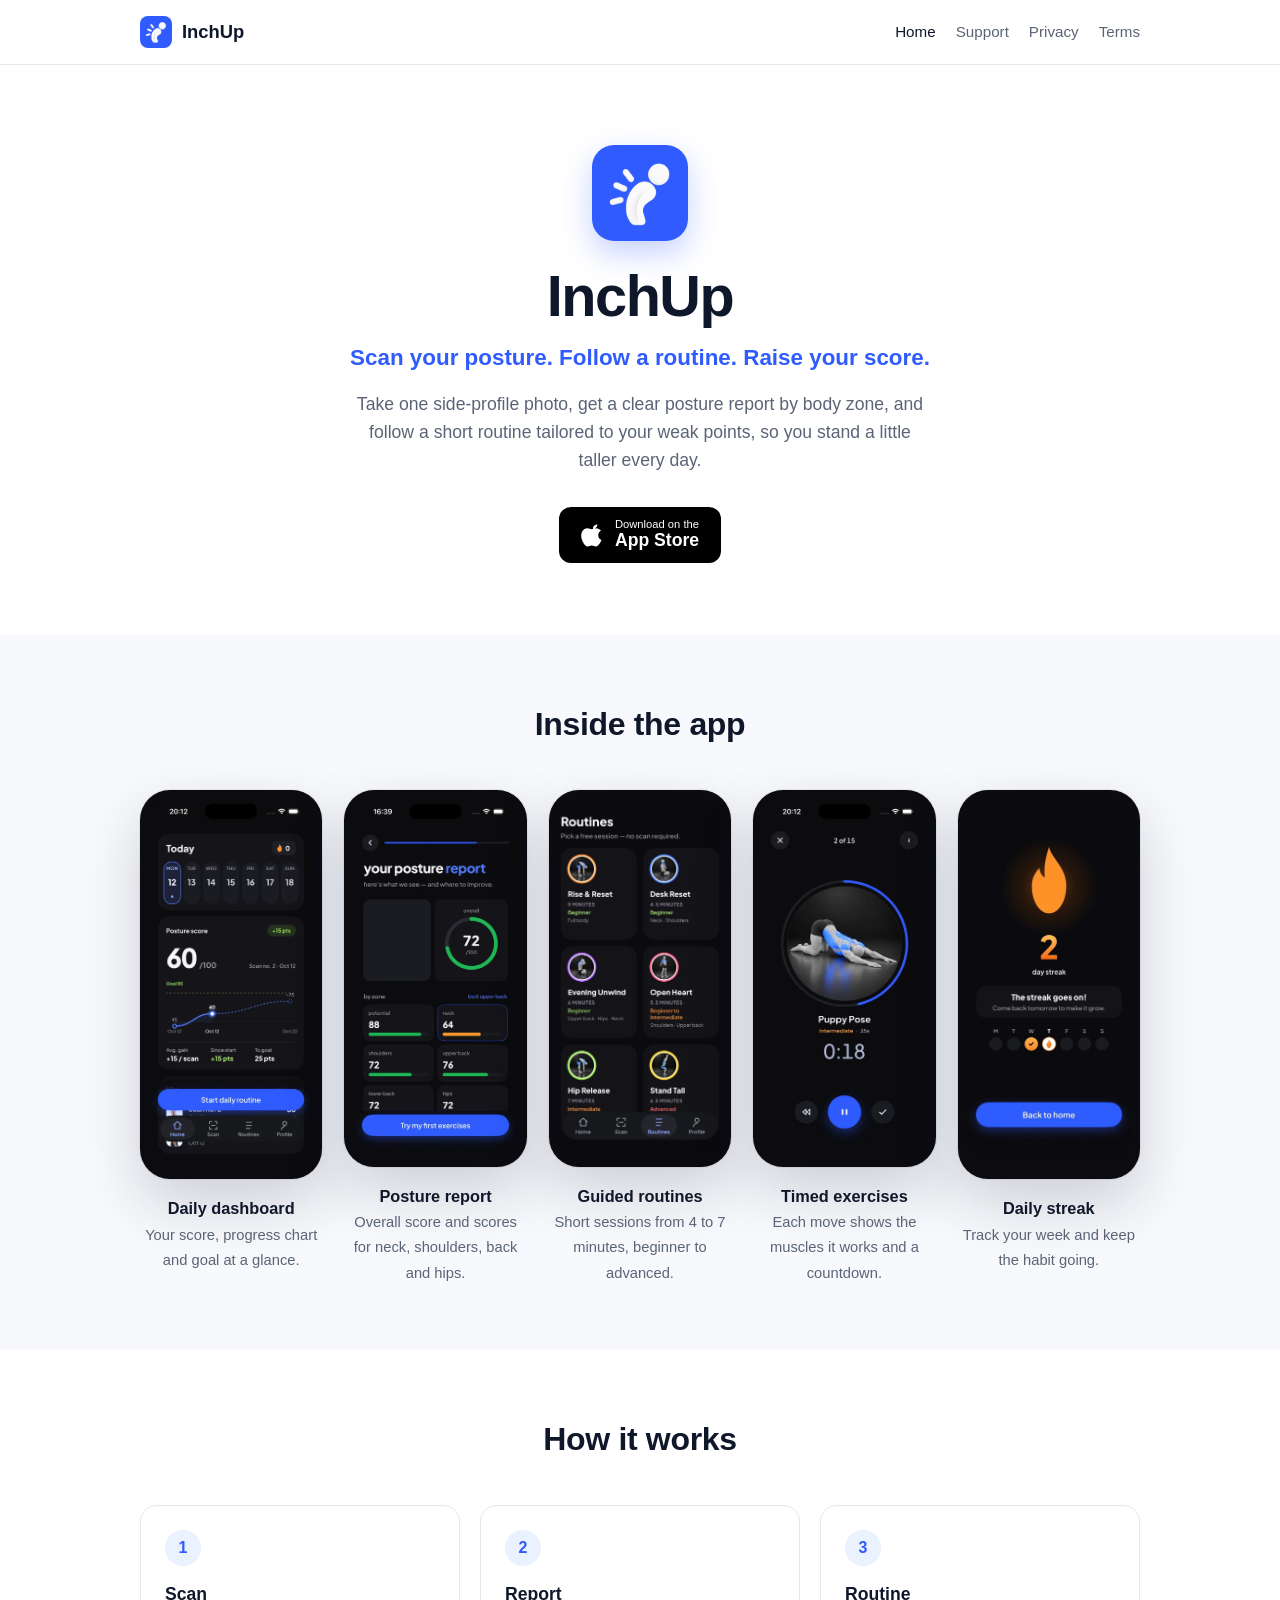
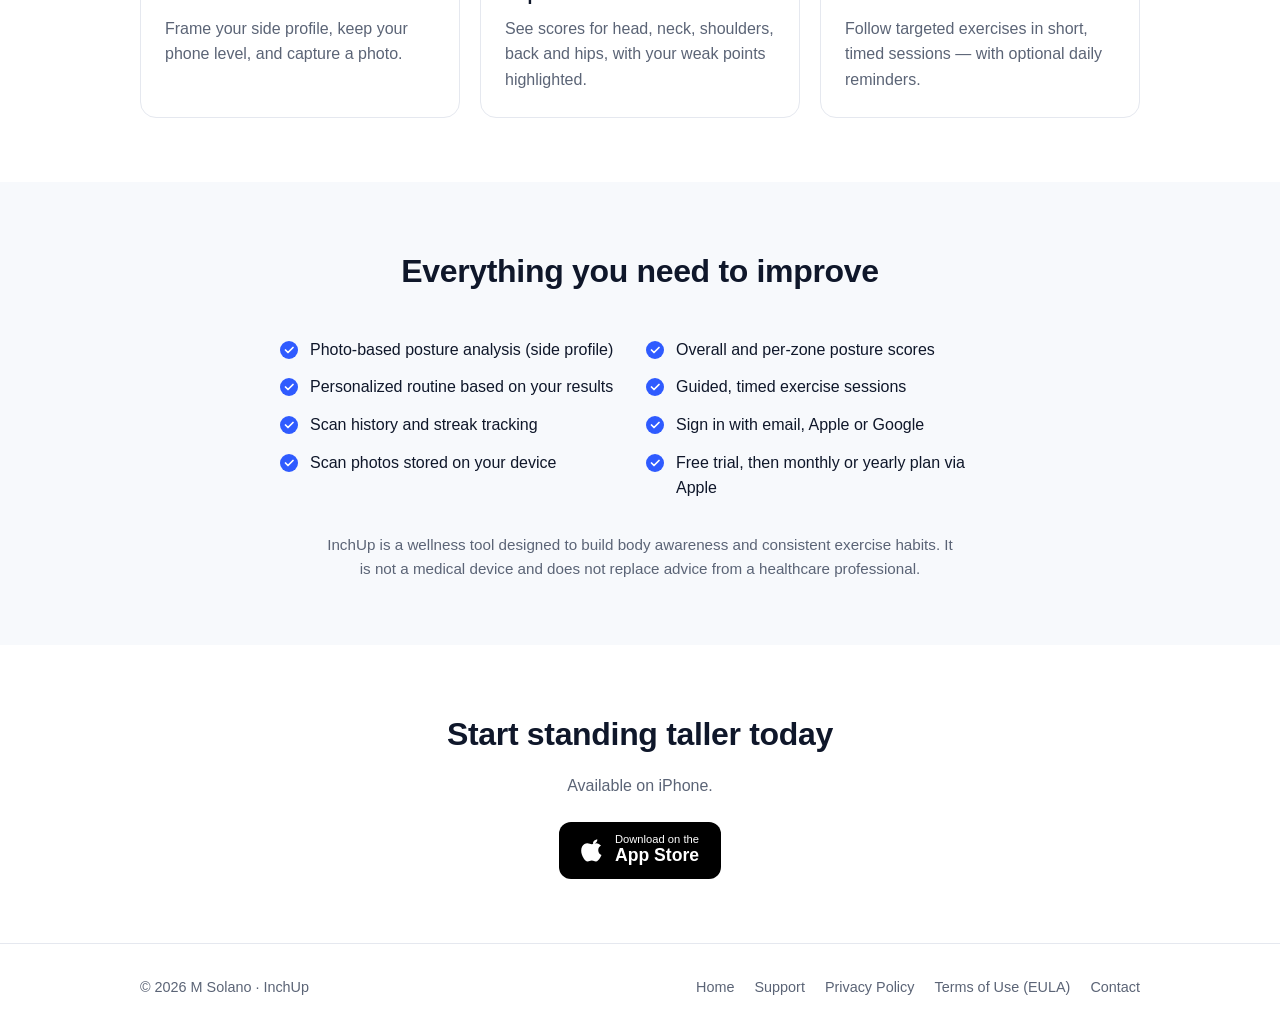
<file: index.html>
<!DOCTYPE html>
<html lang="en">
<head>
  <meta charset="utf-8">
  <meta name="viewport" content="width=device-width, initial-scale=1">
  <title>InchUp — Posture scan &amp; daily routine</title>
  <meta name="description" content="InchUp analyzes your posture from a side-profile photo and builds a short, personalized daily exercise routine to help you stand taller.">
  <meta name="theme-color" content="#2F5BFF">
  <link rel="icon" href="favicon.ico" sizes="any">
  <link rel="icon" type="image/png" sizes="32x32" href="images/favicon-32.png">
  <link rel="icon" type="image/png" sizes="192x192" href="images/favicon-192.png">
  <link rel="apple-touch-icon" href="images/logo-180.png">
  <link rel="stylesheet" href="style.css">
</head>
<body>
  <header class="site-header">
    <div class="wrap">
      <a class="brand" href="index.html"><img class="brand-mark" src="images/logo-180.png" alt="" width="32" height="32">InchUp</a>
      <nav class="nav">
        <a href="index.html" aria-current="page">Home</a>
        <a href="support.html">Support</a>
        <a href="privacy.html">Privacy</a>
        <a href="terms.html">Terms</a>
      </nav>
    </div>
  </header>
  <main>
    <section class="hero">
      <div class="wrap hero-grid">
        <div class="hero-text">
          <img class="app-icon" src="images/logo-512.png" alt="InchUp app icon" width="88" height="88">
          <h1>InchUp</h1>
          <p class="tagline">Scan your posture. Follow a routine. Raise your score.</p>
          <p class="lead">Take one side-profile photo, get a clear posture report by body zone, and follow a short routine tailored to your weak points, so you stand a little taller every day.</p>
          <a class="btn-store" href="https://apps.apple.com/app/id6822101536" target="_blank" rel="noopener">
          <svg viewBox="0 0 24 24" aria-hidden="true"><path d="M16.37 1.43c0 1.14-.42 2.2-1.25 3.04-.9.92-1.98 1.45-3.15 1.36-.15-1.1.4-2.26 1.2-3.07.89-.9 2.17-1.5 3.2-1.33zM20.5 17.1c-.55 1.27-.82 1.84-1.53 2.96-1 1.56-2.4 3.5-4.14 3.52-1.55.01-1.95-1-4.05-1-2.1.01-2.54 1.02-4.09 1-1.74-.02-3.07-1.77-4.07-3.33C-.17 15.9-.46 10.86 1.27 8.2 2.5 6.3 4.44 5.2 6.27 5.2c1.86 0 3.03 1.02 4.57 1.02 1.5 0 2.4-1.02 4.56-1.02 1.63 0 3.36.89 4.6 2.42-4.04 2.21-3.38 7.98.5 9.48z"/></svg>
          <span><small>Download on the</small>App Store</span>
        </a>
        </div>
      </div>
    </section>

    <section class="block alt">
      <div class="wrap">
        <h2 class="section-title">Inside the app</h2>
        <div class="screens">
          <figure class="screen">
            <div class="phone"><img src="images/screen-home.webp" alt="Home screen with today's week, a posture score of 60 out of 100 and a progress chart toward a goal of 85" loading="lazy"></div>
            <figcaption><strong>Daily dashboard</strong><span>Your score, progress chart and goal at a glance.</span></figcaption>
          </figure>
          <figure class="screen">
            <div class="phone"><img src="images/screen-report.webp" alt="Posture report with overall and per-zone scores" loading="lazy"></div>
            <figcaption><strong>Posture report</strong><span>Overall score and scores for neck, shoulders, back and hips.</span></figcaption>
          </figure>
          <figure class="screen">
            <div class="phone"><img src="images/screen-routines.webp" alt="List of guided routines such as Rise and Reset, Desk Reset and Stand Tall" loading="lazy"></div>
            <figcaption><strong>Guided routines</strong><span>Short sessions from 4 to 7 minutes, beginner to advanced.</span></figcaption>
          </figure>
          <figure class="screen">
            <div class="phone"><img src="images/screen-session.webp" alt="Exercise session showing Puppy Pose with a countdown timer" loading="lazy"></div>
            <figcaption><strong>Timed exercises</strong><span>Each move shows the muscles it works and a countdown.</span></figcaption>
          </figure>
          <figure class="screen">
            <div class="phone"><img src="images/screen-streak.webp" alt="Two-day streak screen with weekly progress" loading="lazy"></div>
            <figcaption><strong>Daily streak</strong><span>Track your week and keep the habit going.</span></figcaption>
          </figure>
        </div>
      </div>
    </section>

    <section class="block">
      <div class="wrap">
        <h2 class="section-title">How it works</h2>
        <div class="grid">
          <div class="card"><div class="step-num">1</div><h3>Scan</h3><p>Frame your side profile, keep your phone level, and capture a photo.</p></div>
          <div class="card"><div class="step-num">2</div><h3>Report</h3><p>See scores for head, neck, shoulders, back and hips, with your weak points highlighted.</p></div>
          <div class="card"><div class="step-num">3</div><h3>Routine</h3><p>Follow targeted exercises in short, timed sessions — with optional daily reminders.</p></div>
        </div>
      </div>
    </section>

    <section class="block alt">
      <div class="wrap">
        <h2 class="section-title">Everything you need to improve</h2>
        <ul class="features">
          <li>Photo-based posture analysis (side profile)</li>
          <li>Overall and per-zone posture scores</li>
          <li>Personalized routine based on your results</li>
          <li>Guided, timed exercise sessions</li>
          <li>Scan history and streak tracking</li>
          <li>Sign in with email, Apple or Google</li>
          <li>Scan photos stored on your device</li>
          <li>Free trial, then monthly or yearly plan via Apple</li>
        </ul>
        <p class="note">InchUp is a wellness tool designed to build body awareness and consistent exercise habits. It is not a medical device and does not replace advice from a healthcare professional.</p>
      </div>
    </section>

    <section class="block cta">
      <div class="wrap">
        <h2 class="section-title" style="margin-bottom:12px">Start standing taller today</h2>
        <p>Available on iPhone.</p>
        <a class="btn-store" href="https://apps.apple.com/app/id6822101536" target="_blank" rel="noopener">
          <svg viewBox="0 0 24 24" aria-hidden="true"><path d="M16.37 1.43c0 1.14-.42 2.2-1.25 3.04-.9.92-1.98 1.45-3.15 1.36-.15-1.1.4-2.26 1.2-3.07.89-.9 2.17-1.5 3.2-1.33zM20.5 17.1c-.55 1.27-.82 1.84-1.53 2.96-1 1.56-2.4 3.5-4.14 3.52-1.55.01-1.95-1-4.05-1-2.1.01-2.54 1.02-4.09 1-1.74-.02-3.07-1.77-4.07-3.33C-.17 15.9-.46 10.86 1.27 8.2 2.5 6.3 4.44 5.2 6.27 5.2c1.86 0 3.03 1.02 4.57 1.02 1.5 0 2.4-1.02 4.56-1.02 1.63 0 3.36.89 4.6 2.42-4.04 2.21-3.38 7.98.5 9.48z"/></svg>
          <span><small>Download on the</small>App Store</span>
        </a>
      </div>
    </section>
  </main>
  <footer class="site-footer">
    <div class="wrap">
      <span>&copy; 2026 M Solano &middot; InchUp</span>
      <nav class="footer-links">
        <a href="index.html">Home</a>
        <a href="support.html">Support</a>
        <a href="privacy.html">Privacy Policy</a>
        <a href="terms.html">Terms of Use (EULA)</a>
        <a href="mailto:inshup.service.client@outlook.com">Contact</a>
      </nav>
    </div>
  </footer>
</body>
</html>
</file>
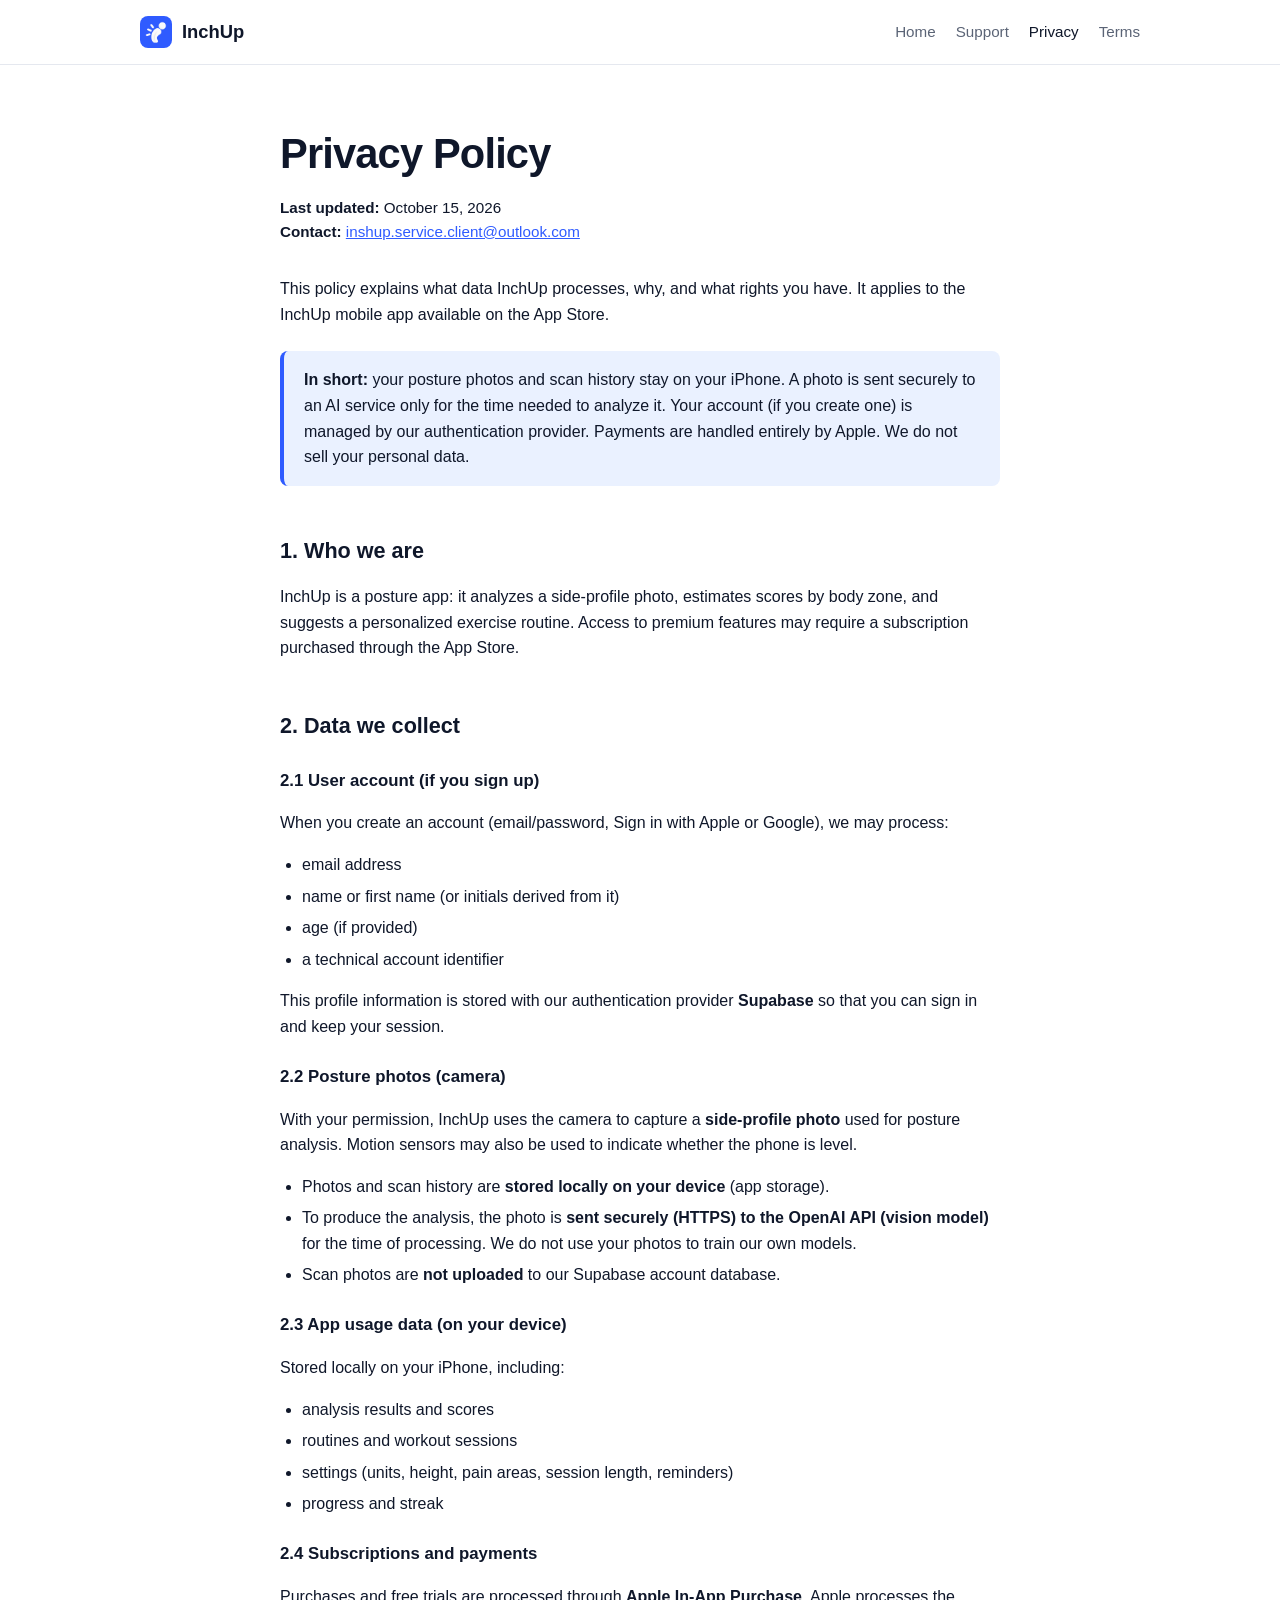
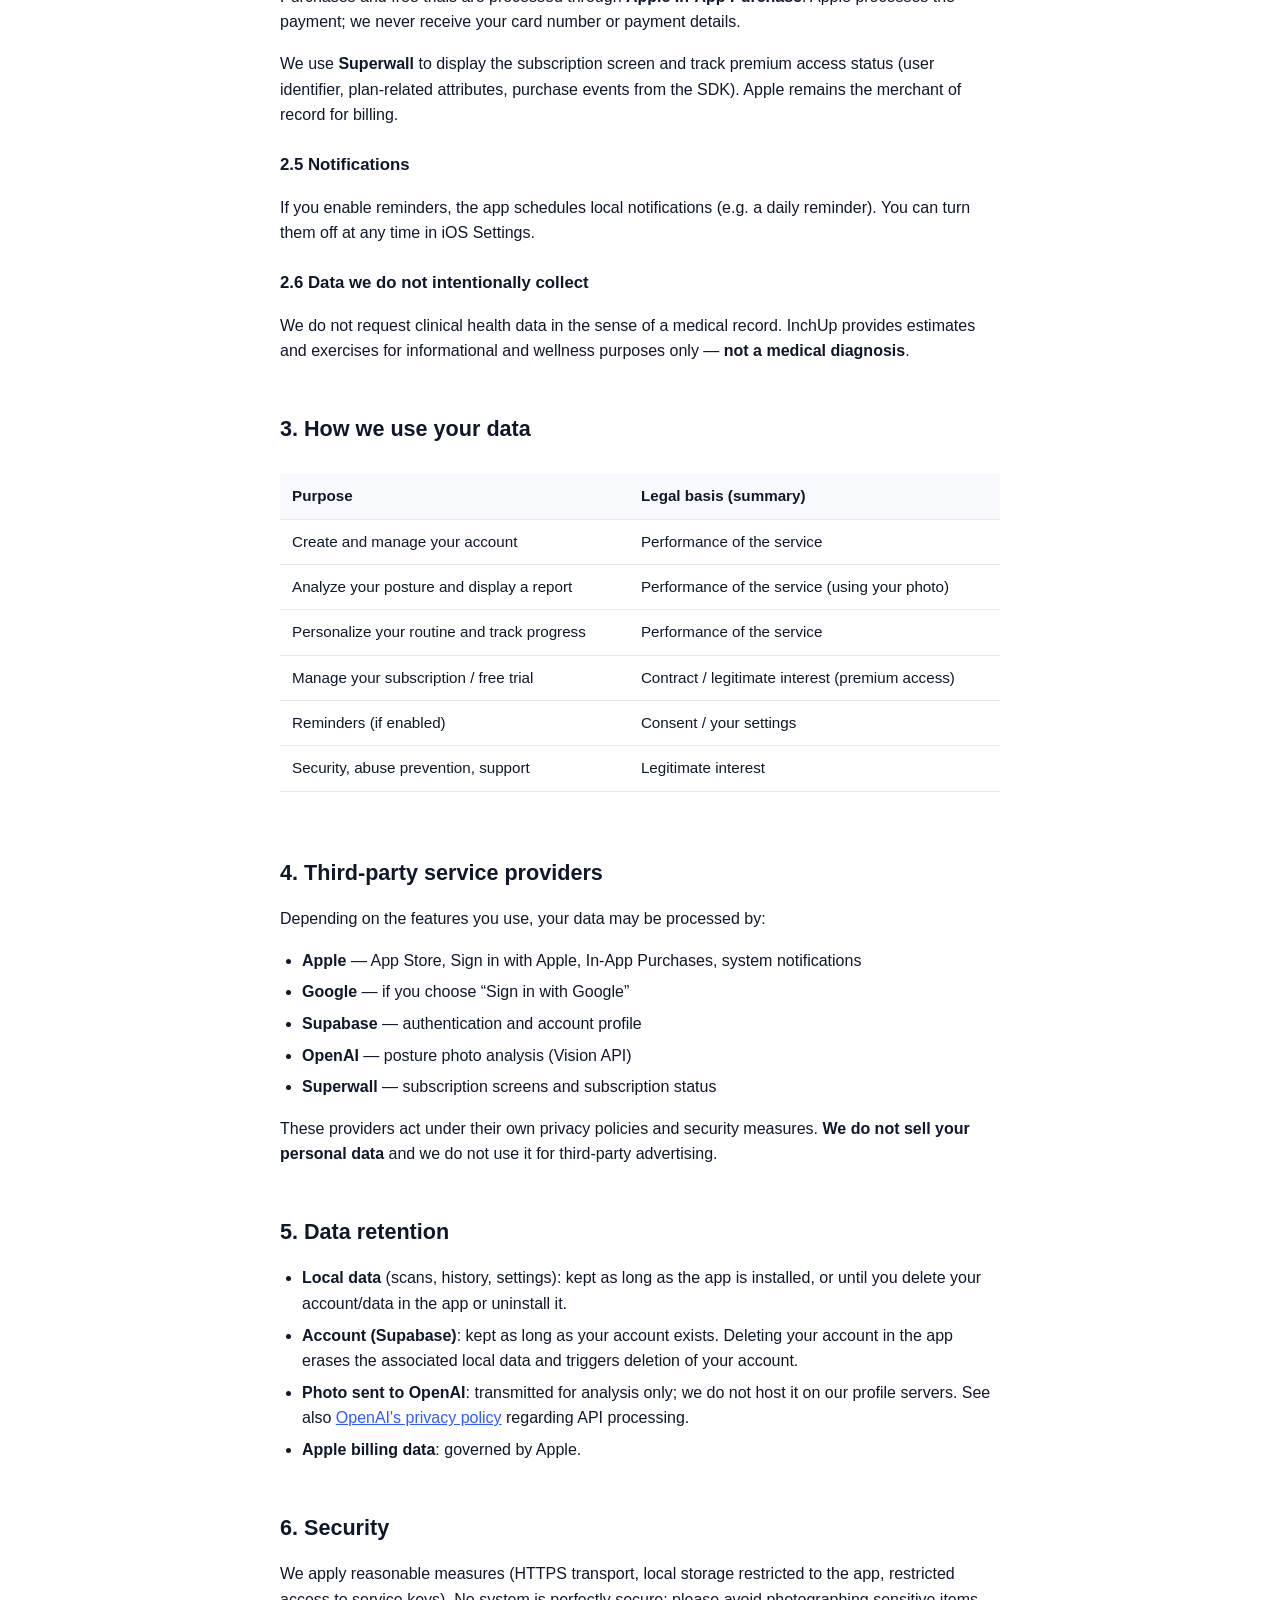
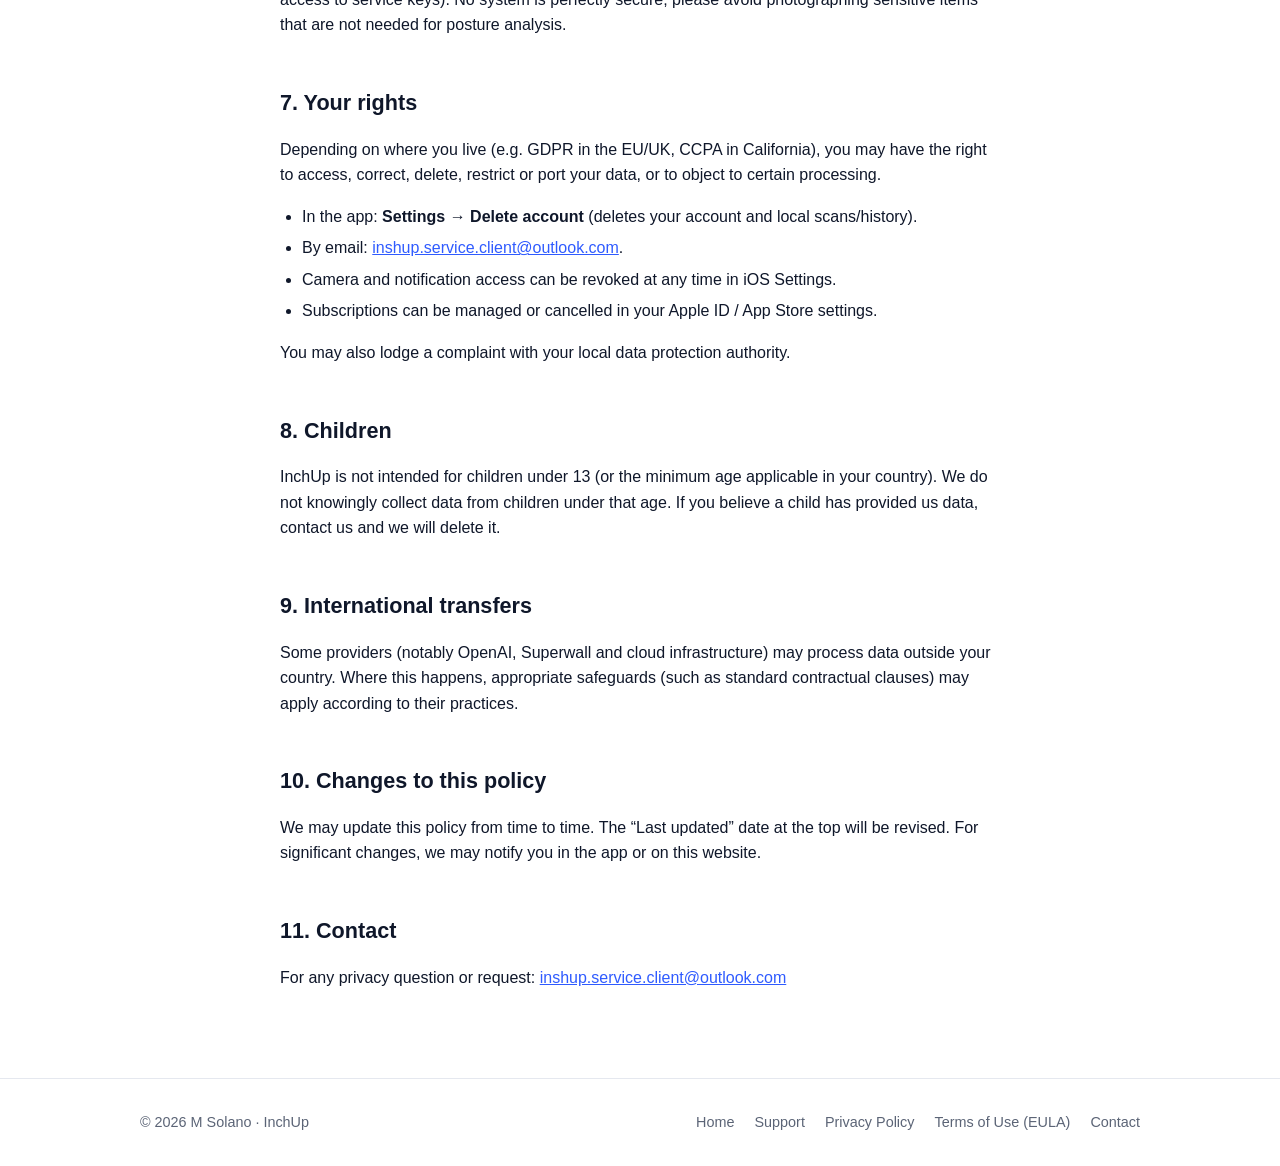
<file: privacy.html>
<!DOCTYPE html>
<html lang="en">
<head>
  <meta charset="utf-8">
  <meta name="viewport" content="width=device-width, initial-scale=1">
  <title>Privacy Policy — InchUp</title>
  <meta name="description" content="How InchUp collects, uses and protects your data.">
  <meta name="theme-color" content="#2F5BFF">
  <link rel="icon" href="favicon.ico" sizes="any">
  <link rel="icon" type="image/png" sizes="32x32" href="images/favicon-32.png">
  <link rel="icon" type="image/png" sizes="192x192" href="images/favicon-192.png">
  <link rel="apple-touch-icon" href="images/logo-180.png">
  <link rel="stylesheet" href="style.css">
</head>
<body>
  <header class="site-header">
    <div class="wrap">
      <a class="brand" href="index.html"><img class="brand-mark" src="images/logo-180.png" alt="" width="32" height="32">InchUp</a>
      <nav class="nav">
        <a href="index.html">Home</a>
        <a href="support.html">Support</a>
        <a href="privacy.html" aria-current="page">Privacy</a>
        <a href="terms.html">Terms</a>
      </nav>
    </div>
  </header>
  <main class="page">
    <div class="wrap">
      <h1>Privacy Policy</h1>
      <p class="meta"><strong>Last updated:</strong> October 15, 2026<br>
      <strong>Contact:</strong> <a href="mailto:inshup.service.client@outlook.com">inshup.service.client@outlook.com</a></p>

      <p>This policy explains what data InchUp processes, why, and what rights you have. It applies to the InchUp mobile app available on the App Store.</p>

      <div class="callout"><p><strong>In short:</strong> your posture photos and scan history stay on your iPhone. A photo is sent securely to an AI service only for the time needed to analyze it. Your account (if you create one) is managed by our authentication provider. Payments are handled entirely by Apple. We do not sell your personal data.</p></div>

      <h2>1. Who we are</h2>
      <p>InchUp is a posture app: it analyzes a side-profile photo, estimates scores by body zone, and suggests a personalized exercise routine. Access to premium features may require a subscription purchased through the App Store.</p>

      <h2>2. Data we collect</h2>
      <h3>2.1 User account (if you sign up)</h3>
      <p>When you create an account (email/password, Sign in with Apple or Google), we may process:</p>
      <ul>
        <li>email address</li>
        <li>name or first name (or initials derived from it)</li>
        <li>age (if provided)</li>
        <li>a technical account identifier</li>
      </ul>
      <p>This profile information is stored with our authentication provider <strong>Supabase</strong> so that you can sign in and keep your session.</p>

      <h3>2.2 Posture photos (camera)</h3>
      <p>With your permission, InchUp uses the camera to capture a <strong>side-profile photo</strong> used for posture analysis. Motion sensors may also be used to indicate whether the phone is level.</p>
      <ul>
        <li>Photos and scan history are <strong>stored locally on your device</strong> (app storage).</li>
        <li>To produce the analysis, the photo is <strong>sent securely (HTTPS) to the OpenAI API (vision model)</strong> for the time of processing. We do not use your photos to train our own models.</li>
        <li>Scan photos are <strong>not uploaded</strong> to our Supabase account database.</li>
      </ul>

      <h3>2.3 App usage data (on your device)</h3>
      <p>Stored locally on your iPhone, including:</p>
      <ul>
        <li>analysis results and scores</li>
        <li>routines and workout sessions</li>
        <li>settings (units, height, pain areas, session length, reminders)</li>
        <li>progress and streak</li>
      </ul>

      <h3>2.4 Subscriptions and payments</h3>
      <p>Purchases and free trials are processed through <strong>Apple In-App Purchase</strong>. Apple processes the payment; we never receive your card number or payment details.</p>
      <p>We use <strong>Superwall</strong> to display the subscription screen and track premium access status (user identifier, plan-related attributes, purchase events from the SDK). Apple remains the merchant of record for billing.</p>

      <h3>2.5 Notifications</h3>
      <p>If you enable reminders, the app schedules local notifications (e.g. a daily reminder). You can turn them off at any time in iOS Settings.</p>

      <h3>2.6 Data we do not intentionally collect</h3>
      <p>We do not request clinical health data in the sense of a medical record. InchUp provides estimates and exercises for informational and wellness purposes only — <strong>not a medical diagnosis</strong>.</p>

      <h2>3. How we use your data</h2>
      <div class="table-scroll">
      <table>
        <thead><tr><th>Purpose</th><th>Legal basis (summary)</th></tr></thead>
        <tbody>
          <tr><td>Create and manage your account</td><td>Performance of the service</td></tr>
          <tr><td>Analyze your posture and display a report</td><td>Performance of the service (using your photo)</td></tr>
          <tr><td>Personalize your routine and track progress</td><td>Performance of the service</td></tr>
          <tr><td>Manage your subscription / free trial</td><td>Contract / legitimate interest (premium access)</td></tr>
          <tr><td>Reminders (if enabled)</td><td>Consent / your settings</td></tr>
          <tr><td>Security, abuse prevention, support</td><td>Legitimate interest</td></tr>
        </tbody>
      </table>
      </div>

      <h2>4. Third-party service providers</h2>
      <p>Depending on the features you use, your data may be processed by:</p>
      <ul>
        <li><strong>Apple</strong> — App Store, Sign in with Apple, In-App Purchases, system notifications</li>
        <li><strong>Google</strong> — if you choose “Sign in with Google”</li>
        <li><strong>Supabase</strong> — authentication and account profile</li>
        <li><strong>OpenAI</strong> — posture photo analysis (Vision API)</li>
        <li><strong>Superwall</strong> — subscription screens and subscription status</li>
      </ul>
      <p>These providers act under their own privacy policies and security measures. <strong>We do not sell your personal data</strong> and we do not use it for third-party advertising.</p>

      <h2>5. Data retention</h2>
      <ul>
        <li><strong>Local data</strong> (scans, history, settings): kept as long as the app is installed, or until you delete your account/data in the app or uninstall it.</li>
        <li><strong>Account (Supabase)</strong>: kept as long as your account exists. Deleting your account in the app erases the associated local data and triggers deletion of your account.</li>
        <li><strong>Photo sent to OpenAI</strong>: transmitted for analysis only; we do not host it on our profile servers. See also <a href="https://openai.com/policies/privacy-policy" target="_blank" rel="noopener">OpenAI's privacy policy</a> regarding API processing.</li>
        <li><strong>Apple billing data</strong>: governed by Apple.</li>
      </ul>

      <h2>6. Security</h2>
      <p>We apply reasonable measures (HTTPS transport, local storage restricted to the app, restricted access to service keys). No system is perfectly secure; please avoid photographing sensitive items that are not needed for posture analysis.</p>

      <h2>7. Your rights</h2>
      <p>Depending on where you live (e.g. GDPR in the EU/UK, CCPA in California), you may have the right to access, correct, delete, restrict or port your data, or to object to certain processing.</p>
      <ul>
        <li>In the app: <strong>Settings → Delete account</strong> (deletes your account and local scans/history).</li>
        <li>By email: <a href="mailto:inshup.service.client@outlook.com">inshup.service.client@outlook.com</a>.</li>
        <li>Camera and notification access can be revoked at any time in iOS Settings.</li>
        <li>Subscriptions can be managed or cancelled in your Apple ID / App Store settings.</li>
      </ul>
      <p>You may also lodge a complaint with your local data protection authority.</p>

      <h2>8. Children</h2>
      <p>InchUp is not intended for children under 13 (or the minimum age applicable in your country). We do not knowingly collect data from children under that age. If you believe a child has provided us data, contact us and we will delete it.</p>

      <h2>9. International transfers</h2>
      <p>Some providers (notably OpenAI, Superwall and cloud infrastructure) may process data outside your country. Where this happens, appropriate safeguards (such as standard contractual clauses) may apply according to their practices.</p>

      <h2>10. Changes to this policy</h2>
      <p>We may update this policy from time to time. The “Last updated” date at the top will be revised. For significant changes, we may notify you in the app or on this website.</p>

      <h2>11. Contact</h2>
      <p>For any privacy question or request: <a href="mailto:inshup.service.client@outlook.com">inshup.service.client@outlook.com</a></p>
    </div>
  </main>
  <footer class="site-footer">
    <div class="wrap">
      <span>&copy; 2026 M Solano &middot; InchUp</span>
      <nav class="footer-links">
        <a href="index.html">Home</a>
        <a href="support.html">Support</a>
        <a href="privacy.html">Privacy Policy</a>
        <a href="terms.html">Terms of Use (EULA)</a>
        <a href="mailto:inshup.service.client@outlook.com">Contact</a>
      </nav>
    </div>
  </footer>
</body>
</html>
</file>
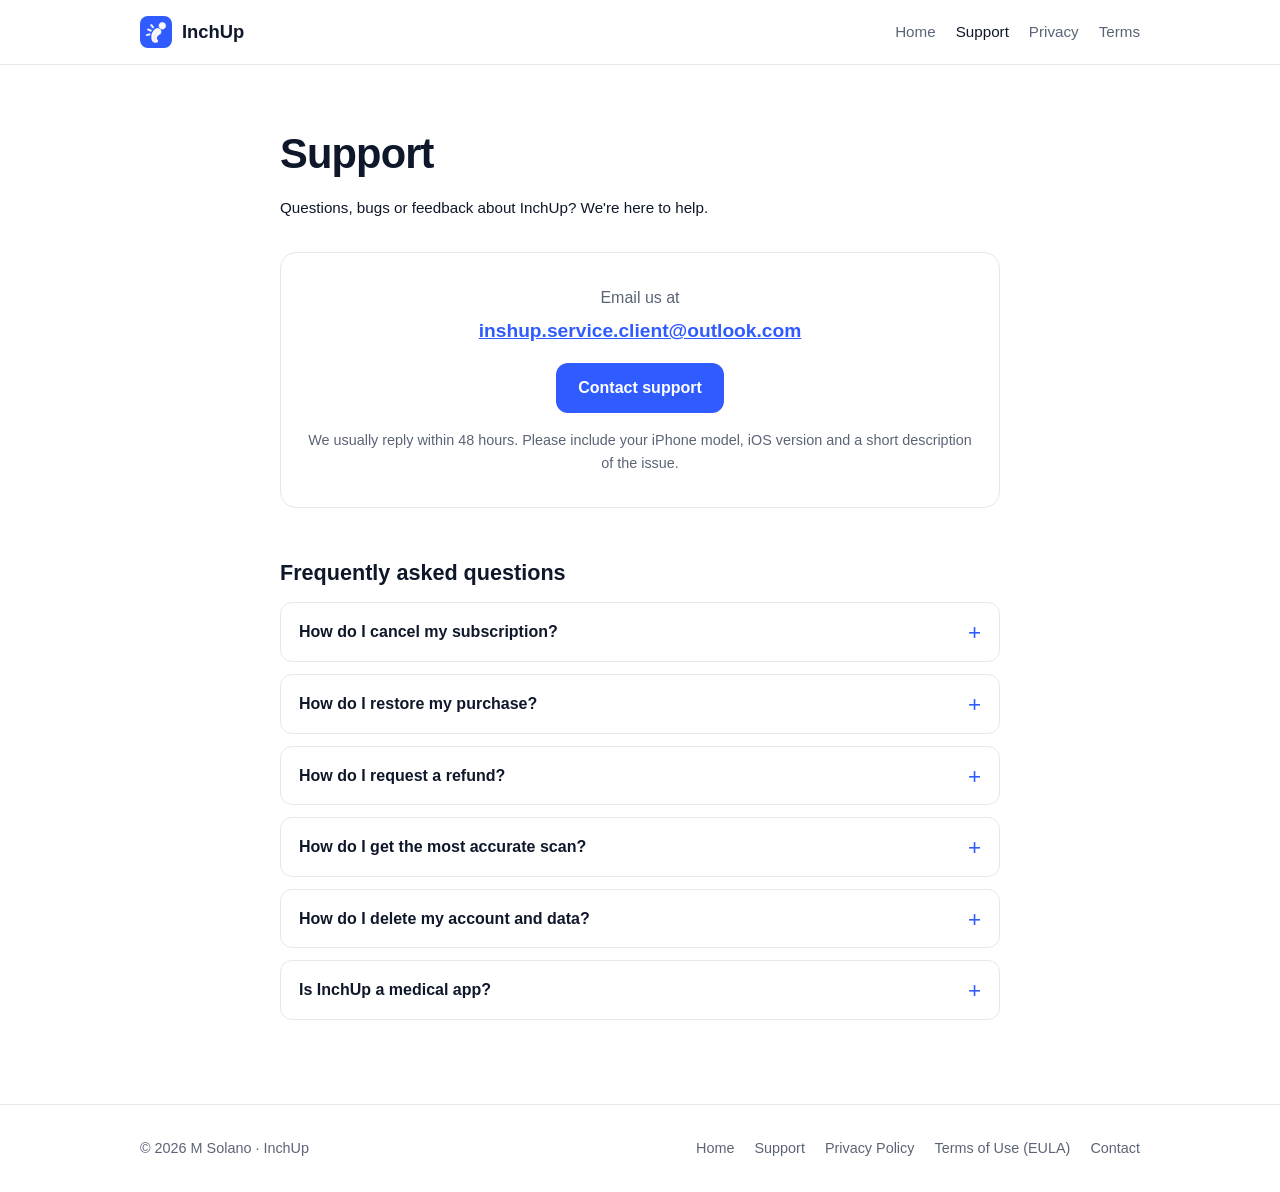
<file: support.html>
<!DOCTYPE html>
<html lang="en">
<head>
  <meta charset="utf-8">
  <meta name="viewport" content="width=device-width, initial-scale=1">
  <title>Support — InchUp</title>
  <meta name="description" content="Get help with InchUp: contact support, cancel a subscription, restore purchases.">
  <meta name="theme-color" content="#2F5BFF">
  <link rel="icon" href="favicon.ico" sizes="any">
  <link rel="icon" type="image/png" sizes="32x32" href="images/favicon-32.png">
  <link rel="icon" type="image/png" sizes="192x192" href="images/favicon-192.png">
  <link rel="apple-touch-icon" href="images/logo-180.png">
  <link rel="stylesheet" href="style.css">
</head>
<body>
  <header class="site-header">
    <div class="wrap">
      <a class="brand" href="index.html"><img class="brand-mark" src="images/logo-180.png" alt="" width="32" height="32">InchUp</a>
      <nav class="nav">
        <a href="index.html">Home</a>
        <a href="support.html" aria-current="page">Support</a>
        <a href="privacy.html">Privacy</a>
        <a href="terms.html">Terms</a>
      </nav>
    </div>
  </header>
  <main class="page">
    <div class="wrap">
      <h1>Support</h1>
      <p class="meta">Questions, bugs or feedback about InchUp? We're here to help.</p>

      <div class="card contact-card">
        <p style="margin:0 0 6px;color:var(--muted)">Email us at</p>
        <p class="email" style="margin:0"><a href="mailto:inshup.service.client@outlook.com">inshup.service.client@outlook.com</a></p>
        <a class="btn" href="mailto:inshup.service.client@outlook.com?subject=InchUp%20Support">Contact support</a>
        <p style="margin:16px 0 0;color:var(--muted);font-size:.9rem">We usually reply within 48 hours. Please include your iPhone model, iOS version and a short description of the issue.</p>
      </div>

      <h2>Frequently asked questions</h2>

      <details>
        <summary>How do I cancel my subscription?</summary>
        <div>
          <p>Subscriptions are managed by Apple. You can cancel at any time:</p>
          <ul>
            <li>Open the <strong>Settings</strong> app on your iPhone.</li>
            <li>Tap your name, then <strong>Subscriptions</strong>.</li>
            <li>Select <strong>InchUp</strong> and tap <strong>Cancel Subscription</strong>.</li>
          </ul>
          <p>To avoid being charged for the next period, cancel at least 24 hours before the end of the current period (or free trial). You keep premium access until the end of the period you've already paid for. Deleting the app does <strong>not</strong> cancel your subscription.</p>
        </div>
      </details>

      <details>
        <summary>How do I restore my purchase?</summary>
        <div>
          <p>If you reinstalled InchUp or switched to a new iPhone:</p>
          <ul>
            <li>Make sure you're signed in with the same Apple ID used for the purchase.</li>
            <li>Open InchUp and go to the subscription screen (or Settings in the app).</li>
            <li>Tap <strong>Restore Purchases</strong>.</li>
          </ul>
          <p>If your subscription still doesn't appear, email us with the date of purchase — never send your password or payment details.</p>
        </div>
      </details>

      <details>
        <summary>How do I request a refund?</summary>
        <div><p>Payments are processed by Apple, so refunds are handled by Apple. Request one at <a href="https://reportaproblem.apple.com" target="_blank" rel="noopener">reportaproblem.apple.com</a>.</p></div>
      </details>

      <details>
        <summary>How do I get the most accurate scan?</summary>
        <div>
          <ul>
            <li>Stand sideways to the camera, in a relaxed natural stance.</li>
            <li>Keep the phone level (the app shows an indicator) and at about hip height.</li>
            <li>Use good lighting and wear fitted clothing so your silhouette is visible.</li>
          </ul>
        </div>
      </details>

      <details>
        <summary>How do I delete my account and data?</summary>
        <div><p>In the app, go to <strong>Settings → Delete account</strong>. This removes your account and the scans, history and settings stored on your device. You can also email us to request deletion. See our <a href="privacy.html">Privacy Policy</a> for details.</p></div>
      </details>

      <details>
        <summary>Is InchUp a medical app?</summary>
        <div><p>No. InchUp provides informational posture estimates and wellness exercises. It is not a medical device and does not diagnose or treat any condition. If you feel pain or have a medical condition, consult a healthcare professional before starting any exercise program.</p></div>
      </details>
    </div>
  </main>
  <footer class="site-footer">
    <div class="wrap">
      <span>&copy; 2026 M Solano &middot; InchUp</span>
      <nav class="footer-links">
        <a href="index.html">Home</a>
        <a href="support.html">Support</a>
        <a href="privacy.html">Privacy Policy</a>
        <a href="terms.html">Terms of Use (EULA)</a>
        <a href="mailto:inshup.service.client@outlook.com">Contact</a>
      </nav>
    </div>
  </footer>
</body>
</html>
</file>
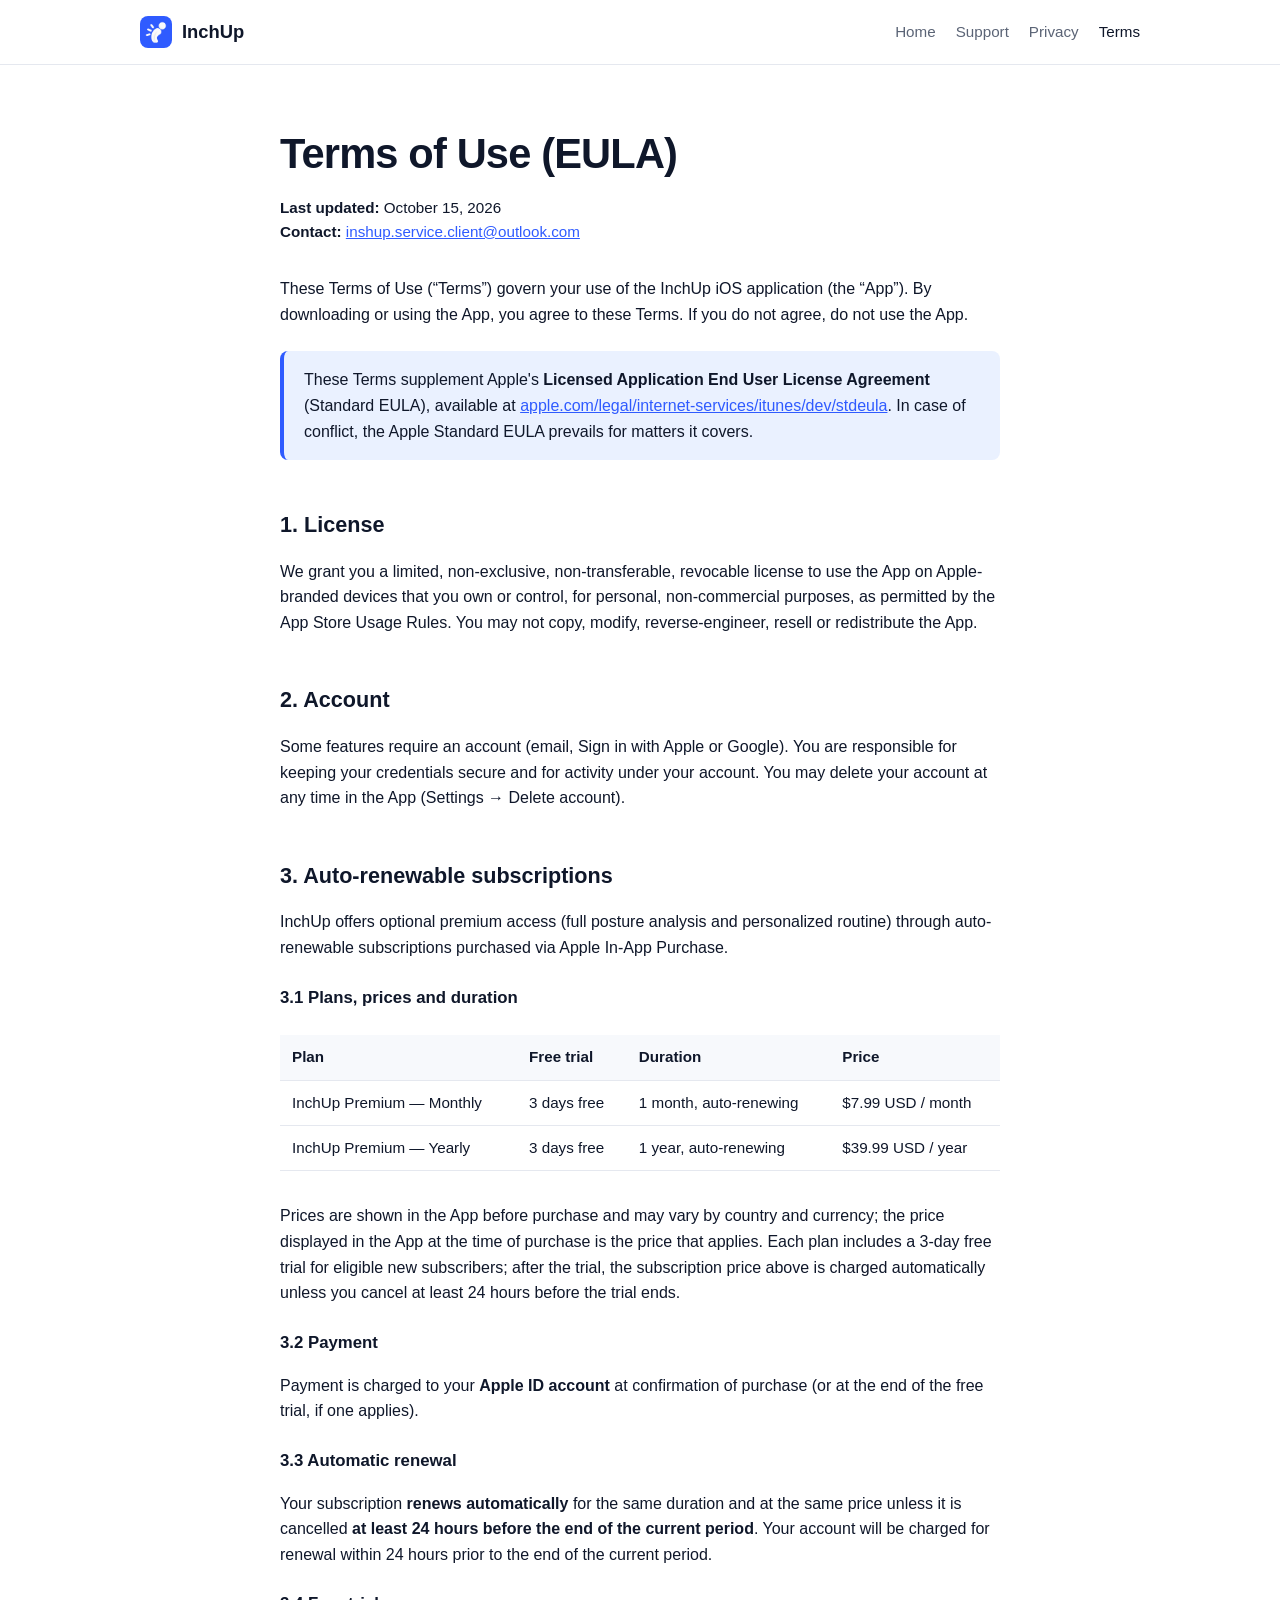
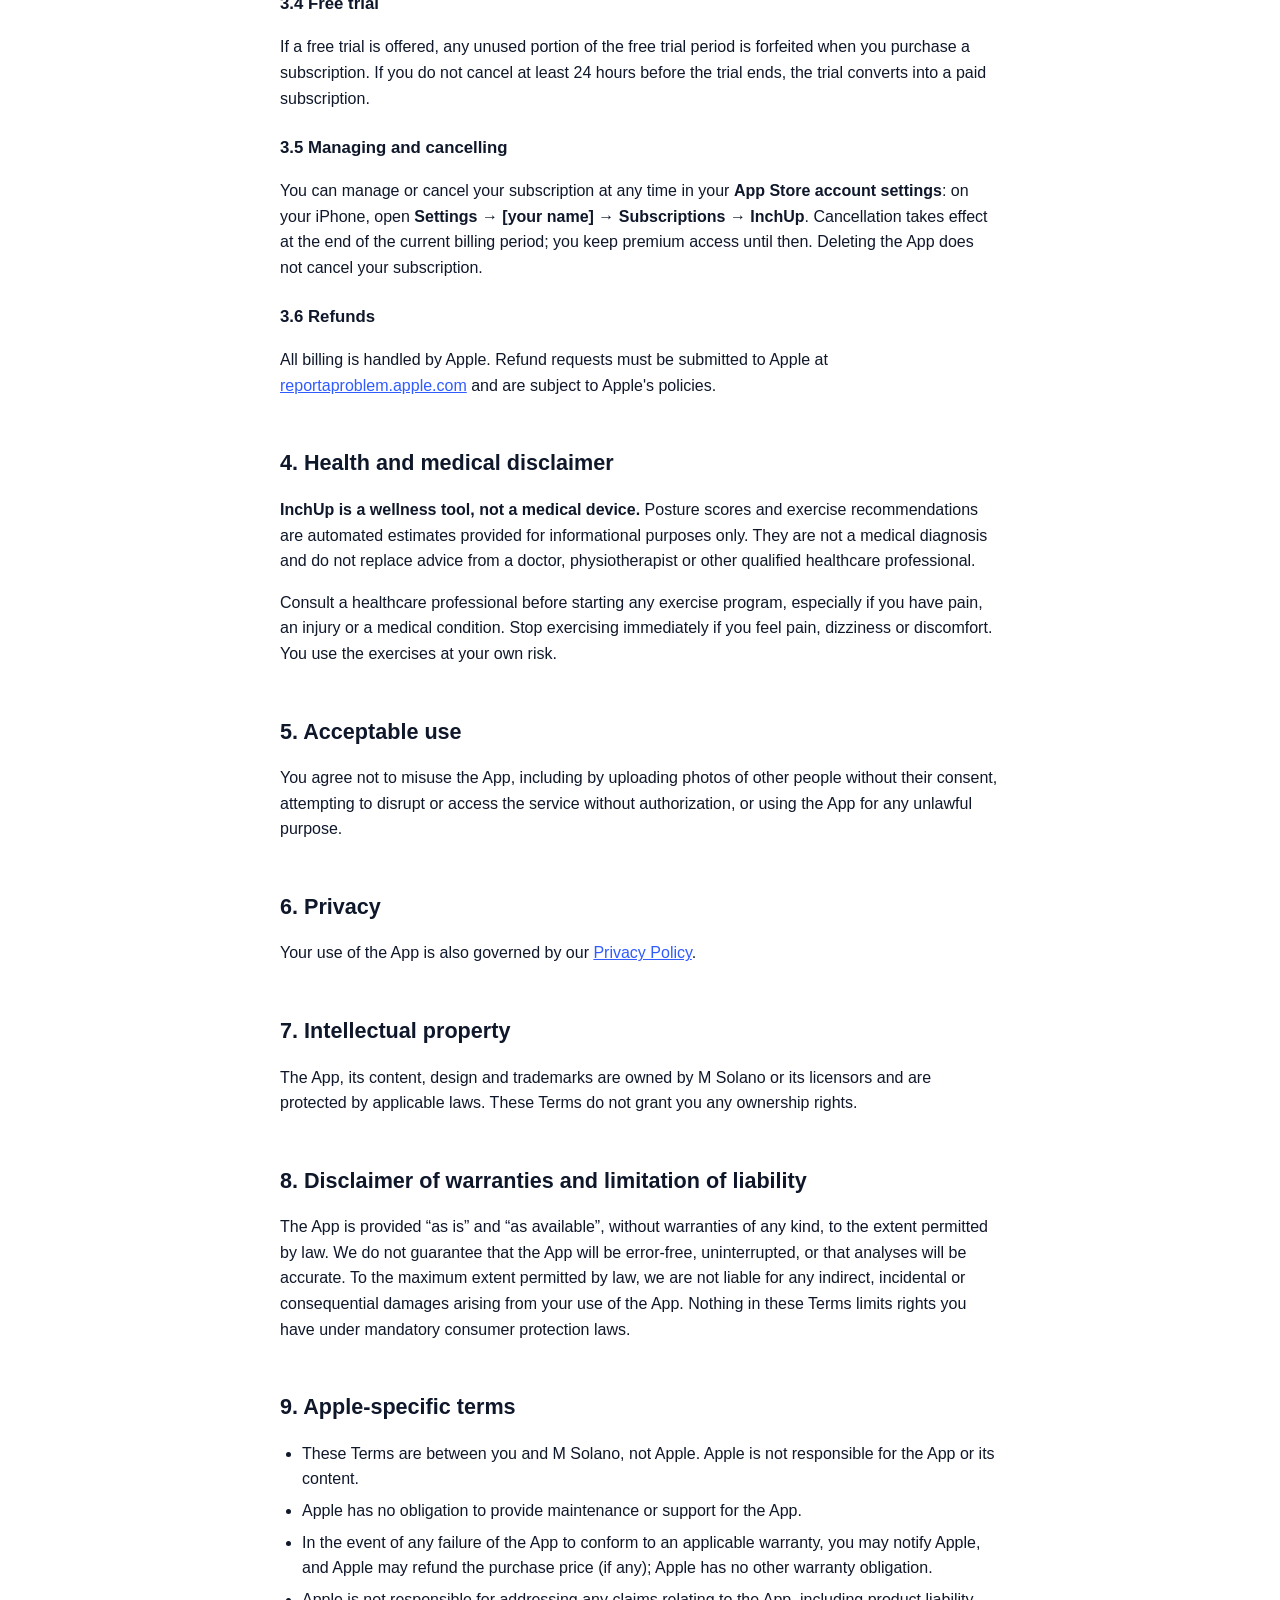
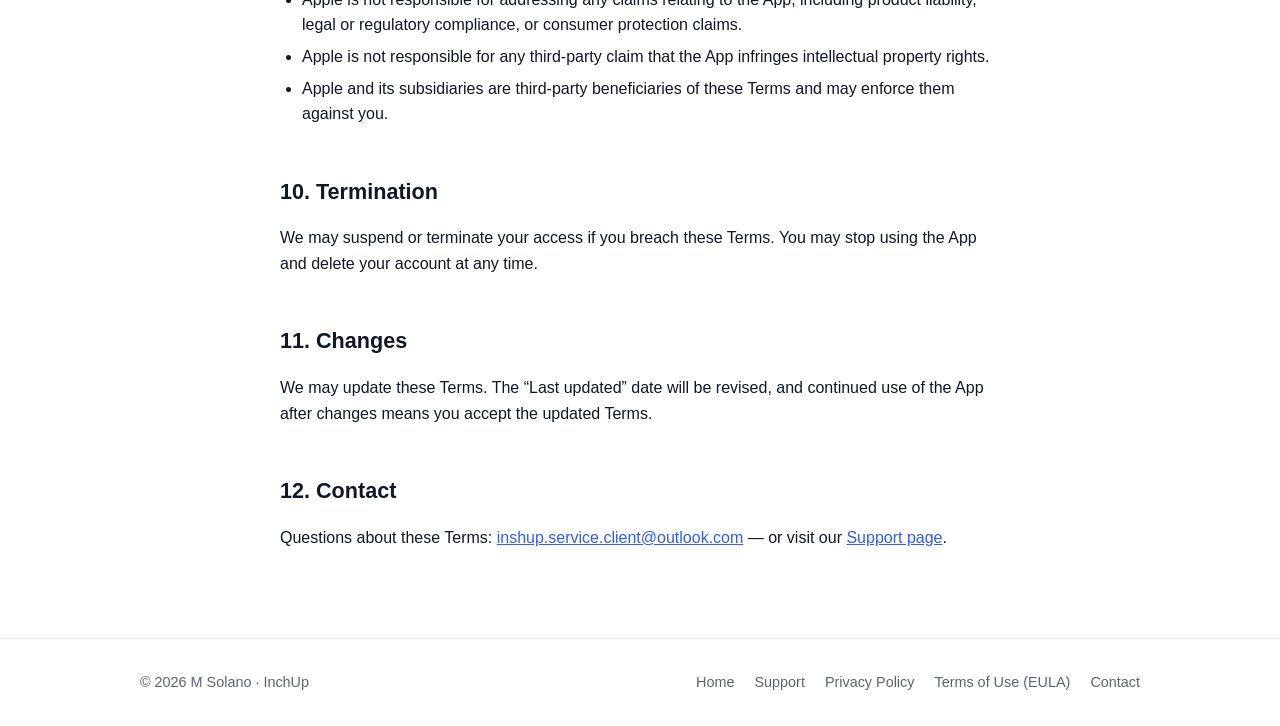
<file: terms.html>
<!DOCTYPE html>
<html lang="en">
<head>
  <meta charset="utf-8">
  <meta name="viewport" content="width=device-width, initial-scale=1">
  <title>Terms of Use (EULA) — InchUp</title>
  <meta name="description" content="Terms of Use and End User License Agreement for InchUp, including auto-renewable subscription terms.">
  <meta name="theme-color" content="#2F5BFF">
  <link rel="icon" href="favicon.ico" sizes="any">
  <link rel="icon" type="image/png" sizes="32x32" href="images/favicon-32.png">
  <link rel="icon" type="image/png" sizes="192x192" href="images/favicon-192.png">
  <link rel="apple-touch-icon" href="images/logo-180.png">
  <link rel="stylesheet" href="style.css">
</head>
<body>
  <header class="site-header">
    <div class="wrap">
      <a class="brand" href="index.html"><img class="brand-mark" src="images/logo-180.png" alt="" width="32" height="32">InchUp</a>
      <nav class="nav">
        <a href="index.html">Home</a>
        <a href="support.html">Support</a>
        <a href="privacy.html">Privacy</a>
        <a href="terms.html" aria-current="page">Terms</a>
      </nav>
    </div>
  </header>
  <main class="page">
    <div class="wrap">
      <h1>Terms of Use (EULA)</h1>
      <p class="meta"><strong>Last updated:</strong> October 15, 2026<br>
      <strong>Contact:</strong> <a href="mailto:inshup.service.client@outlook.com">inshup.service.client@outlook.com</a></p>

      <p>These Terms of Use (“Terms”) govern your use of the InchUp iOS application (the “App”). By downloading or using the App, you agree to these Terms. If you do not agree, do not use the App.</p>

      <div class="callout"><p>These Terms supplement Apple's <strong>Licensed Application End User License Agreement</strong> (Standard EULA), available at <a href="https://www.apple.com/legal/internet-services/itunes/dev/stdeula/" target="_blank" rel="noopener">apple.com/legal/internet-services/itunes/dev/stdeula</a>. In case of conflict, the Apple Standard EULA prevails for matters it covers.</p></div>

      <h2>1. License</h2>
      <p>We grant you a limited, non-exclusive, non-transferable, revocable license to use the App on Apple-branded devices that you own or control, for personal, non-commercial purposes, as permitted by the App Store Usage Rules. You may not copy, modify, reverse-engineer, resell or redistribute the App.</p>

      <h2>2. Account</h2>
      <p>Some features require an account (email, Sign in with Apple or Google). You are responsible for keeping your credentials secure and for activity under your account. You may delete your account at any time in the App (Settings → Delete account).</p>

      <h2>3. Auto-renewable subscriptions</h2>
      <p>InchUp offers optional premium access (full posture analysis and personalized routine) through auto-renewable subscriptions purchased via Apple In-App Purchase.</p>

      <h3>3.1 Plans, prices and duration</h3>
      <div class="table-scroll">
      <table>
        <thead><tr><th>Plan</th><th>Free trial</th><th>Duration</th><th>Price</th></tr></thead>
        <tbody>
          <tr><td>InchUp Premium — Monthly</td><td>3 days free</td><td>1 month, auto-renewing</td><td>$7.99 USD / month</td></tr>
          <tr><td>InchUp Premium — Yearly</td><td>3 days free</td><td>1 year, auto-renewing</td><td>$39.99 USD / year</td></tr>
        </tbody>
      </table>
      </div>
      <p>Prices are shown in the App before purchase and may vary by country and currency; the price displayed in the App at the time of purchase is the price that applies. Each plan includes a 3-day free trial for eligible new subscribers; after the trial, the subscription price above is charged automatically unless you cancel at least 24 hours before the trial ends.</p>

      <h3>3.2 Payment</h3>
      <p>Payment is charged to your <strong>Apple ID account</strong> at confirmation of purchase (or at the end of the free trial, if one applies).</p>

      <h3>3.3 Automatic renewal</h3>
      <p>Your subscription <strong>renews automatically</strong> for the same duration and at the same price unless it is cancelled <strong>at least 24 hours before the end of the current period</strong>. Your account will be charged for renewal within 24 hours prior to the end of the current period.</p>

      <h3>3.4 Free trial</h3>
      <p>If a free trial is offered, any unused portion of the free trial period is forfeited when you purchase a subscription. If you do not cancel at least 24 hours before the trial ends, the trial converts into a paid subscription.</p>

      <h3>3.5 Managing and cancelling</h3>
      <p>You can manage or cancel your subscription at any time in your <strong>App Store account settings</strong>: on your iPhone, open <strong>Settings → [your name] → Subscriptions → InchUp</strong>. Cancellation takes effect at the end of the current billing period; you keep premium access until then. Deleting the App does not cancel your subscription.</p>

      <h3>3.6 Refunds</h3>
      <p>All billing is handled by Apple. Refund requests must be submitted to Apple at <a href="https://reportaproblem.apple.com" target="_blank" rel="noopener">reportaproblem.apple.com</a> and are subject to Apple's policies.</p>

      <h2>4. Health and medical disclaimer</h2>
      <p><strong>InchUp is a wellness tool, not a medical device.</strong> Posture scores and exercise recommendations are automated estimates provided for informational purposes only. They are not a medical diagnosis and do not replace advice from a doctor, physiotherapist or other qualified healthcare professional.</p>
      <p>Consult a healthcare professional before starting any exercise program, especially if you have pain, an injury or a medical condition. Stop exercising immediately if you feel pain, dizziness or discomfort. You use the exercises at your own risk.</p>

      <h2>5. Acceptable use</h2>
      <p>You agree not to misuse the App, including by uploading photos of other people without their consent, attempting to disrupt or access the service without authorization, or using the App for any unlawful purpose.</p>

      <h2>6. Privacy</h2>
      <p>Your use of the App is also governed by our <a href="privacy.html">Privacy Policy</a>.</p>

      <h2>7. Intellectual property</h2>
      <p>The App, its content, design and trademarks are owned by M Solano or its licensors and are protected by applicable laws. These Terms do not grant you any ownership rights.</p>

      <h2>8. Disclaimer of warranties and limitation of liability</h2>
      <p>The App is provided “as is” and “as available”, without warranties of any kind, to the extent permitted by law. We do not guarantee that the App will be error-free, uninterrupted, or that analyses will be accurate. To the maximum extent permitted by law, we are not liable for any indirect, incidental or consequential damages arising from your use of the App. Nothing in these Terms limits rights you have under mandatory consumer protection laws.</p>

      <h2>9. Apple-specific terms</h2>
      <ul>
        <li>These Terms are between you and M Solano, not Apple. Apple is not responsible for the App or its content.</li>
        <li>Apple has no obligation to provide maintenance or support for the App.</li>
        <li>In the event of any failure of the App to conform to an applicable warranty, you may notify Apple, and Apple may refund the purchase price (if any); Apple has no other warranty obligation.</li>
        <li>Apple is not responsible for addressing any claims relating to the App, including product liability, legal or regulatory compliance, or consumer protection claims.</li>
        <li>Apple is not responsible for any third-party claim that the App infringes intellectual property rights.</li>
        <li>Apple and its subsidiaries are third-party beneficiaries of these Terms and may enforce them against you.</li>
      </ul>

      <h2>10. Termination</h2>
      <p>We may suspend or terminate your access if you breach these Terms. You may stop using the App and delete your account at any time.</p>

      <h2>11. Changes</h2>
      <p>We may update these Terms. The “Last updated” date will be revised, and continued use of the App after changes means you accept the updated Terms.</p>

      <h2>12. Contact</h2>
      <p>Questions about these Terms: <a href="mailto:inshup.service.client@outlook.com">inshup.service.client@outlook.com</a> — or visit our <a href="support.html">Support page</a>.</p>
    </div>
  </main>
  <footer class="site-footer">
    <div class="wrap">
      <span>&copy; 2026 M Solano &middot; InchUp</span>
      <nav class="footer-links">
        <a href="index.html">Home</a>
        <a href="support.html">Support</a>
        <a href="privacy.html">Privacy Policy</a>
        <a href="terms.html">Terms of Use (EULA)</a>
        <a href="mailto:inshup.service.client@outlook.com">Contact</a>
      </nav>
    </div>
  </footer>
</body>
</html>
</file>
<file: style.css>
:root {
  color-scheme: light;
  --blue: #2F5BFF;
  --blue-dark: #1E45D6;
  --blue-soft: #EAF1FF;
  --ink: #0F172A;
  --muted: #5B6476;
  --line: #E5E8EF;
  --bg: #FFFFFF;
  --bg-alt: #F7F9FC;
  --radius: 16px;
  --max: 1040px;
}
* { box-sizing: border-box; }
html { -webkit-text-size-adjust: 100%; }
body {
  margin: 0;
  font-family: -apple-system, BlinkMacSystemFont, "SF Pro Text", "Segoe UI", Roboto, Helvetica, Arial, sans-serif;
  color: var(--ink);
  background: var(--bg);
  line-height: 1.6;
}
a { color: var(--blue); }
a:hover { color: var(--blue-dark); }
.wrap { max-width: var(--max); margin: 0 auto; padding: 0 20px; }

/* Header */
.site-header { border-bottom: 1px solid var(--line); }
.site-header .wrap { display: flex; align-items: center; justify-content: space-between; height: 64px; }
.brand { display: flex; align-items: center; gap: 10px; font-weight: 700; font-size: 1.15rem; color: var(--ink); text-decoration: none; }
.brand-mark { width: 32px; height: 32px; border-radius: 8px; display: block; }
.nav { display: flex; gap: 20px; }
.nav a { color: var(--muted); text-decoration: none; font-size: .95rem; }
.nav a:hover, .nav a[aria-current="page"] { color: var(--ink); }

/* Hero */
.hero { padding: 80px 0 72px; text-align: center; }
.hero-grid { display: block; }
.hero-text { min-width: 0; }
.app-icon { width: 96px; height: 96px; border-radius: 22px; display: block; margin: 0 auto 24px; box-shadow: 0 12px 30px rgba(47,91,255,.28); }
.hero h1 { font-size: clamp(2.4rem, 6vw, 3.6rem); margin: 0 0 12px; letter-spacing: -0.025em; line-height: 1.1; }
.tagline { font-size: clamp(1.15rem, 3vw, 1.4rem); font-weight: 600; color: var(--blue); margin: 0 0 14px; text-wrap: balance; }
.lead { font-size: 1.1rem; color: var(--muted); max-width: 580px; margin: 0 auto 32px; }
.btn-store { display: inline-flex; align-items: center; gap: 10px; background: #000; color: #fff; text-decoration: none; padding: 12px 22px; border-radius: 12px; font-weight: 600; transition: transform .15s; }
.btn-store:hover { color: #fff; transform: translateY(-1px); }
.btn-store svg { width: 24px; height: 24px; fill: #fff; }
.btn-store small { display: block; font-size: .7rem; font-weight: 400; line-height: 1; }
.btn-store span { text-align: left; line-height: 1.2; font-size: 1.1rem; }

/* Phone frames */
.phone { background: #0B0B10; border-radius: 40px; padding: 10px; box-shadow: 0 24px 60px rgba(15,23,42,.18), 0 0 0 1px rgba(15,23,42,.06); max-width: 100%; }
.phone img { display: block; width: 100%; height: auto; aspect-ratio: 9 / 19.5; object-fit: cover; object-position: top; border-radius: 30px; }
.screens { display: grid; grid-template-columns: repeat(5, minmax(0, 1fr)); gap: 22px; }
.screens .phone { border-radius: 30px; padding: 8px; }
.screens .phone img { border-radius: 23px; }
.screen { margin: 0; display: grid; gap: 16px; text-align: center; }
.screen figcaption strong { display: block; font-size: 1.02rem; }
.screen figcaption span { color: var(--muted); font-size: .92rem; }
@media (max-width: 900px) {
  .screens { display: flex; gap: 18px; overflow-x: auto; scroll-snap-type: x mandatory; padding: 4px 4px 24px; margin: 0 -4px; }
  .screen { flex: 0 0 min(240px, 62vw); scroll-snap-align: center; }
}

/* Sections */
section.block { padding: 64px 0; }
section.alt { background: var(--bg-alt); }
.section-title { text-align: center; font-size: clamp(1.6rem, 4vw, 2rem); margin: 0 0 40px; letter-spacing: -0.01em; }
.grid { display: grid; gap: 20px; grid-template-columns: repeat(auto-fit, minmax(240px, 1fr)); }
.card { background: var(--bg); border: 1px solid var(--line); border-radius: var(--radius); padding: 24px; }
.card h3 { margin: 0 0 8px; font-size: 1.1rem; }
.card p { margin: 0; color: var(--muted); }
.step-num { width: 36px; height: 36px; border-radius: 50%; background: var(--blue-soft); color: var(--blue); font-weight: 700; display: grid; place-items: center; margin-bottom: 14px; }
.features { list-style: none; padding: 0; margin: 0 auto; max-width: 720px; display: grid; gap: 12px; grid-template-columns: repeat(auto-fit, minmax(280px, 1fr)); }
.features li { padding-left: 30px; position: relative; }
.features li::before { content: ""; position: absolute; left: 0; top: 4px; width: 18px; height: 18px; border-radius: 50%; background: var(--blue) url("data:image/svg+xml,%3Csvg xmlns='http://www.w3.org/2000/svg' viewBox='0 0 24 24' fill='none' stroke='white' stroke-width='3.5' stroke-linecap='round' stroke-linejoin='round'%3E%3Cpath d='M5 12l5 5L20 7'/%3E%3C/svg%3E") center/12px no-repeat; }
.note { text-align: center; color: var(--muted); font-size: .95rem; max-width: 640px; margin: 32px auto 0; }
.cta { text-align: center; }
.cta p { color: var(--muted); margin: 0 0 24px; }

/* Legal / content pages */
.page { padding: 56px 0 72px; }
.page .wrap { max-width: 760px; }
.page h1 { font-size: clamp(2rem, 5vw, 2.6rem); margin: 0 0 8px; letter-spacing: -0.02em; }
.meta { color: var(--muted); margin: 0 0 32px; font-size: .95rem; }
.page h2 { font-size: 1.35rem; margin: 40px 0 12px; padding-top: 8px; }
.page h3 { font-size: 1.05rem; margin: 24px 0 8px; }
.page p, .page li { color: var(--ink); }
.page ul { padding-left: 22px; }
.page li { margin-bottom: 6px; }
.callout { background: var(--blue-soft); border-left: 4px solid var(--blue); border-radius: 8px; padding: 16px 20px; margin: 24px 0; }
.callout p { margin: 0; }
table { width: 100%; border-collapse: collapse; margin: 16px 0; font-size: .95rem; }
th, td { text-align: left; padding: 10px 12px; border-bottom: 1px solid var(--line); vertical-align: top; }
th { background: var(--bg-alt); }
.table-scroll { overflow-x: auto; }
.contact-card { text-align: center; padding: 32px 24px; }
.contact-card .email { font-size: 1.2rem; font-weight: 600; word-break: break-all; }
.btn { display: inline-block; background: var(--blue); color: #fff; text-decoration: none; padding: 12px 22px; border-radius: 12px; font-weight: 600; margin-top: 16px; }
.btn:hover { background: var(--blue-dark); color: #fff; }
details { border: 1px solid var(--line); border-radius: 12px; padding: 0 18px; margin-bottom: 12px; background: var(--bg); }
summary { cursor: pointer; font-weight: 600; padding: 16px 0; list-style: none; position: relative; padding-right: 28px; }
summary::-webkit-details-marker { display: none; }
summary::after { content: "+"; position: absolute; right: 0; top: 12px; font-size: 1.4rem; color: var(--blue); font-weight: 400; }
details[open] summary::after { content: "–"; }
details > div { padding-bottom: 16px; }
details > div p:first-child { margin-top: 0; }

/* Footer */
.site-footer { border-top: 1px solid var(--line); padding: 32px 0; font-size: .9rem; color: var(--muted); }
.site-footer .wrap { display: flex; flex-wrap: wrap; justify-content: space-between; gap: 16px; align-items: center; }
.footer-links { display: flex; flex-wrap: wrap; gap: 20px; }
.footer-links a { color: var(--muted); text-decoration: none; }
.footer-links a:hover { color: var(--blue); }

@media (max-width: 600px) {
  .nav { display: none; }
  .hero { padding: 56px 0 48px; }
  section.block { padding: 48px 0; }
}
</file>
